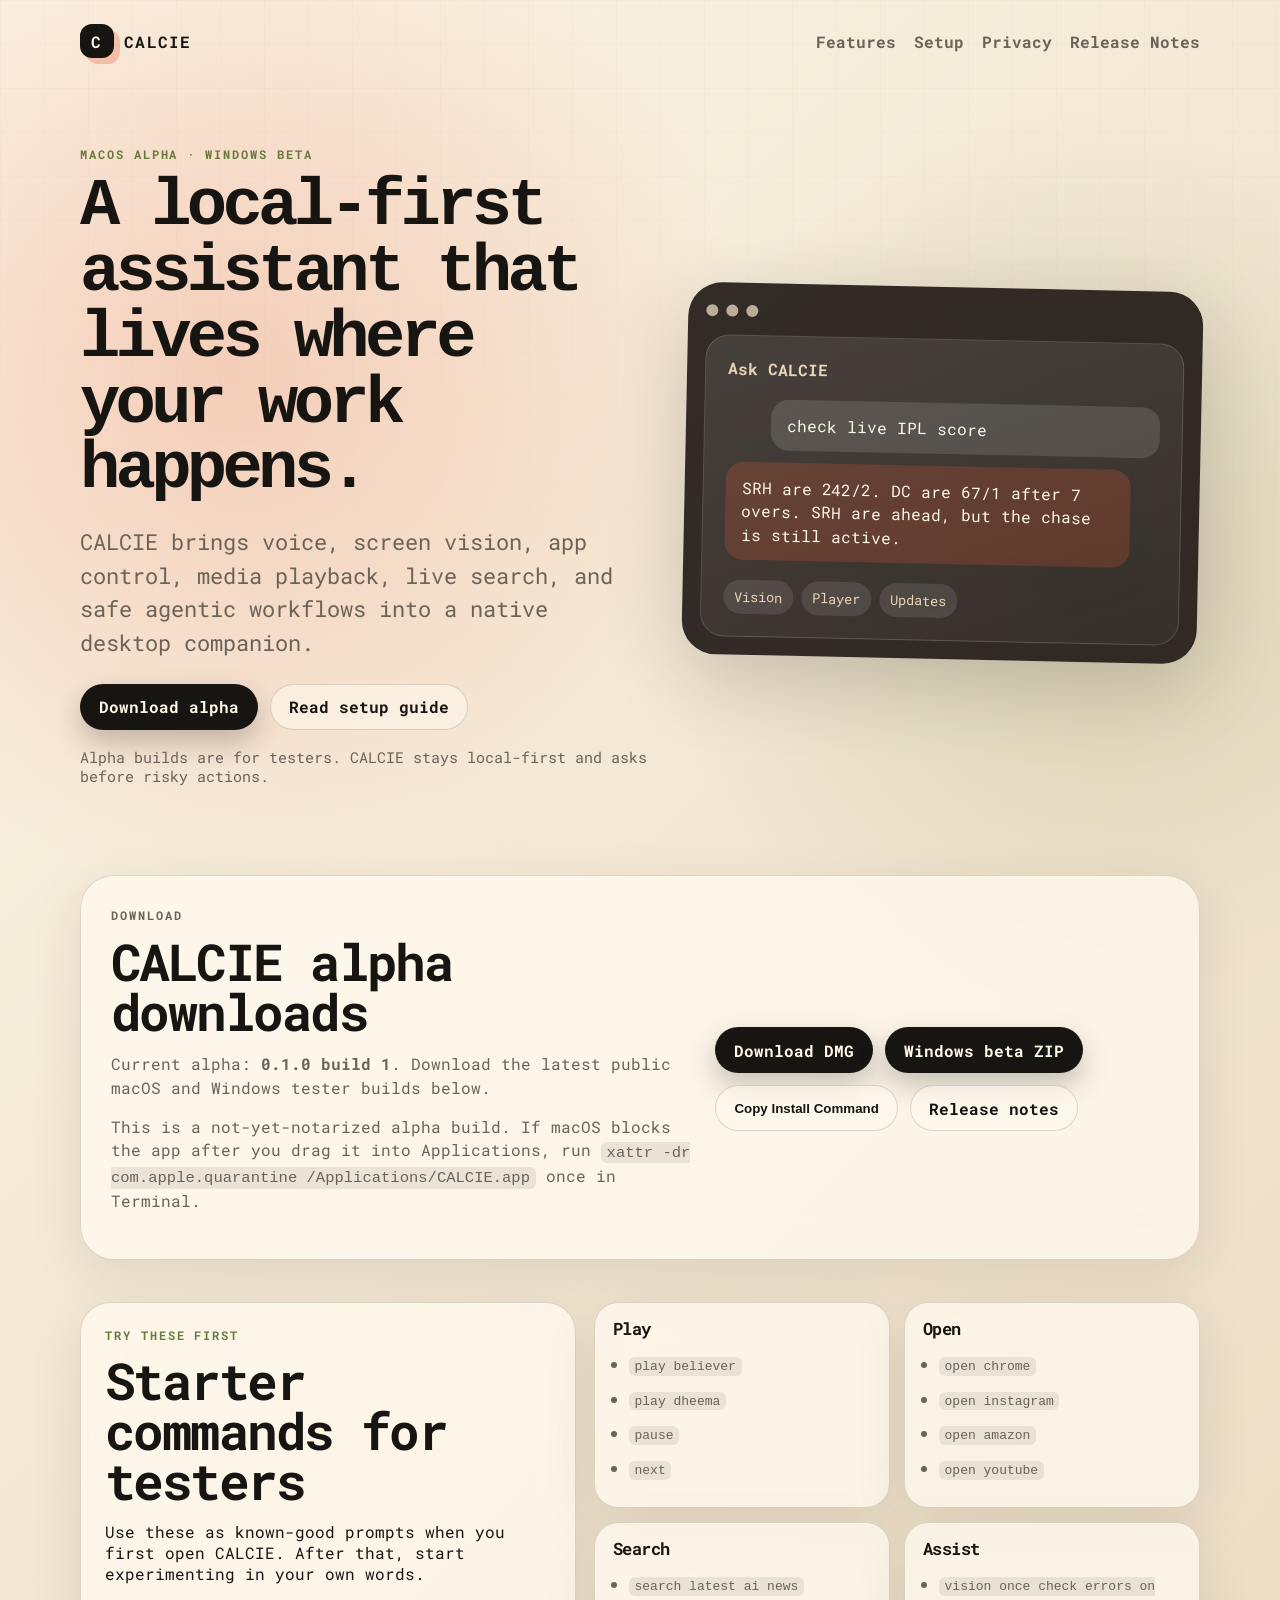
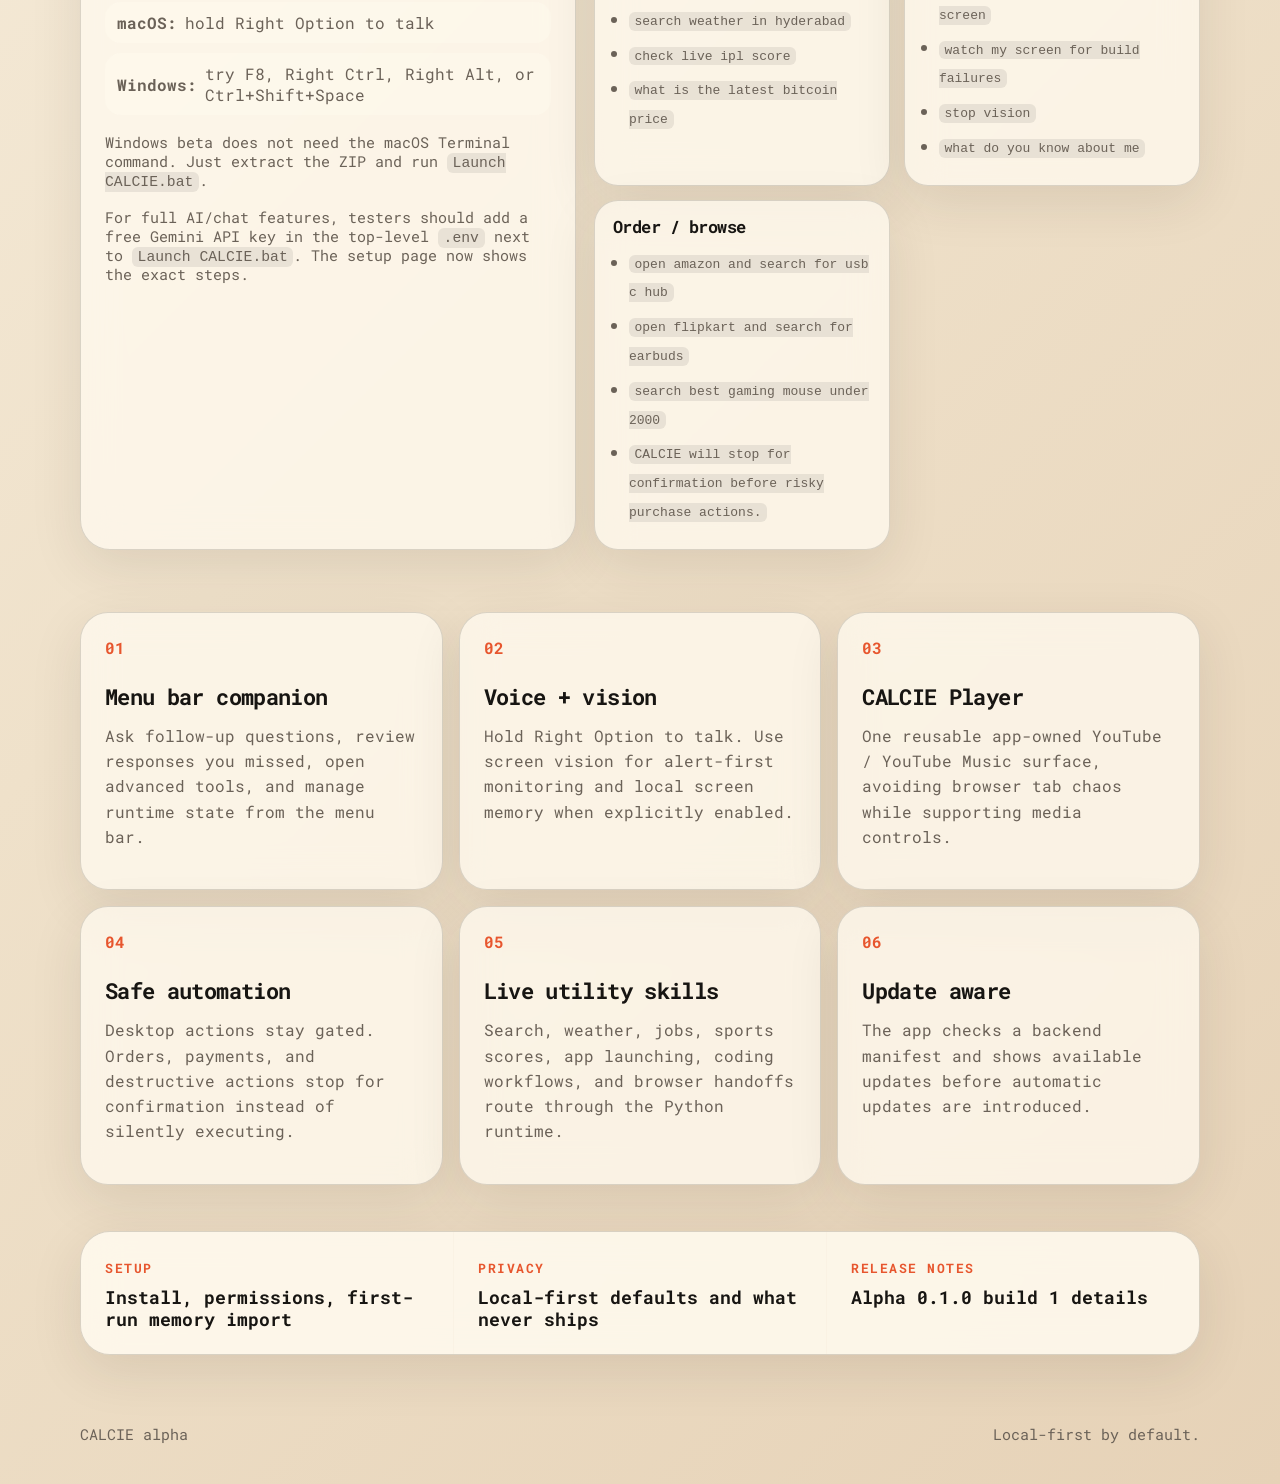
<file: index.html>
<!doctype html>
<html lang="en">
<head>
  <meta charset="utf-8" />
  <meta name="viewport" content="width=device-width, initial-scale=1" />
  <title>CALCIE - Local-first AI companion for desktop</title>
  <meta name="description" content="CALCIE is a local-first desktop AI companion with voice, vision, app control, media, and safe desktop automation." />
  <link rel="stylesheet" href="styles.css" />
</head>
<body>
  <header class="site-header">
    <a class="brand" href="index.html" aria-label="CALCIE home">
      <span class="brand-mark">C</span>
      <span>CALCIE</span>
    </a>
    <nav class="nav-links" aria-label="Primary navigation">
      <a href="#features">Features</a>
      <a href="docs/setup.html">Setup</a>
      <a href="docs/privacy.html">Privacy</a>
      <a href="releases/0.1.0.html">Release Notes</a>
    </nav>
  </header>

  <main>
    <section class="hero">
      <div class="hero-copy">
        <p class="eyebrow">macOS alpha · Windows beta</p>
        <h1>A local-first assistant that lives where your work happens.</h1>
        <p class="hero-text">
          CALCIE brings voice, screen vision, app control, media playback, live search, and safe agentic workflows into a native desktop companion.
        </p>
        <div class="hero-actions">
          <a class="button primary" href="#download">Download alpha</a>
          <a class="button secondary" href="docs/setup.html">Read setup guide</a>
        </div>
        <p class="small-note">Alpha builds are for testers. CALCIE stays local-first and asks before risky actions.</p>
      </div>
      <div class="hero-card" aria-label="CALCIE app preview">
        <div class="card-topline">
          <span></span><span></span><span></span>
        </div>
        <div class="assistant-panel">
          <p class="panel-label">Ask CALCIE</p>
          <div class="bubble user">check live IPL score</div>
          <div class="bubble calcie">SRH are 242/2. DC are 67/1 after 7 overs. SRH are ahead, but the chase is still active.</div>
          <div class="tool-row">
            <span>Vision</span><span>Player</span><span>Updates</span>
          </div>
        </div>
      </div>
    </section>

    <section id="download" class="download-panel">
      <div>
        <p class="eyebrow">Download</p>
        <h2>CALCIE alpha downloads</h2>
        <p>Current alpha: <strong>0.1.0 build 1</strong>. Download the latest public macOS and Windows tester builds below.</p>
        <p class="download-note">
          This is a not-yet-notarized alpha build. If macOS blocks the app after you drag it into Applications, run
          <code>xattr -dr com.apple.quarantine /Applications/CALCIE.app</code>
          once in Terminal.
        </p>
      </div>
      <div class="download-actions">
        <a class="button primary" href="https://pub-b83a9a395c1d450887d8e8bf992ee563.r2.dev/CALCIE-0.1.0-1-alpha.dmg">Download DMG</a>
        <a class="button primary" href="https://pub-b83a9a395c1d450887d8e8bf992ee563.r2.dev/CALCIE-0.1.0-1-alpha-windows.zip">Windows beta ZIP</a>
        <button class="button secondary copy-command-button" type="button" data-copy="xattr -dr com.apple.quarantine /Applications/CALCIE.app">Copy Install Command</button>
        <a class="button secondary" href="releases/0.1.0.html">Release notes</a>
      </div>
    </section>

    <section class="command-guide">
      <div class="command-guide-copy">
        <p class="eyebrow">Try These First</p>
        <h2>Starter commands for testers</h2>
        <p>Use these as known-good prompts when you first open CALCIE. After that, start experimenting in your own words.</p>
        <div class="hotkey-callouts">
          <span><strong>macOS:</strong> hold Right Option to talk</span>
          <span><strong>Windows:</strong> try F8, Right Ctrl, Right Alt, or Ctrl+Shift+Space</span>
        </div>
        <p class="small-note">Windows beta does not need the macOS Terminal command. Just extract the ZIP and run <code>Launch CALCIE.bat</code>.</p>
        <p class="small-note">For full AI/chat features, testers should add a free Gemini API key in the top-level <code>.env</code> next to <code>Launch CALCIE.bat</code>. The setup page now shows the exact steps.</p>
      </div>
      <div class="command-grid">
        <article>
          <h3>Play</h3>
          <ul>
            <li><code>play believer</code></li>
            <li><code>play dheema</code></li>
            <li><code>pause</code></li>
            <li><code>next</code></li>
          </ul>
        </article>
        <article>
          <h3>Open</h3>
          <ul>
            <li><code>open chrome</code></li>
            <li><code>open instagram</code></li>
            <li><code>open amazon</code></li>
            <li><code>open youtube</code></li>
          </ul>
        </article>
        <article>
          <h3>Search</h3>
          <ul>
            <li><code>search latest ai news</code></li>
            <li><code>search weather in hyderabad</code></li>
            <li><code>check live ipl score</code></li>
            <li><code>what is the latest bitcoin price</code></li>
          </ul>
        </article>
        <article>
          <h3>Assist</h3>
          <ul>
            <li><code>vision once check errors on screen</code></li>
            <li><code>watch my screen for build failures</code></li>
            <li><code>stop vision</code></li>
            <li><code>what do you know about me</code></li>
          </ul>
        </article>
        <article>
          <h3>Order / browse</h3>
          <ul>
            <li><code>open amazon and search for usb c hub</code></li>
            <li><code>open flipkart and search for earbuds</code></li>
            <li><code>search best gaming mouse under 2000</code></li>
            <li><code>CALCIE will stop for confirmation before risky purchase actions.</code></li>
          </ul>
        </article>
      </div>
    </section>

    <section id="features" class="feature-grid">
      <article>
        <span class="feature-number">01</span>
        <h3>Menu bar companion</h3>
        <p>Ask follow-up questions, review responses you missed, open advanced tools, and manage runtime state from the menu bar.</p>
      </article>
      <article>
        <span class="feature-number">02</span>
        <h3>Voice + vision</h3>
        <p>Hold Right Option to talk. Use screen vision for alert-first monitoring and local screen memory when explicitly enabled.</p>
      </article>
      <article>
        <span class="feature-number">03</span>
        <h3>CALCIE Player</h3>
        <p>One reusable app-owned YouTube / YouTube Music surface, avoiding browser tab chaos while supporting media controls.</p>
      </article>
      <article>
        <span class="feature-number">04</span>
        <h3>Safe automation</h3>
        <p>Desktop actions stay gated. Orders, payments, and destructive actions stop for confirmation instead of silently executing.</p>
      </article>
      <article>
        <span class="feature-number">05</span>
        <h3>Live utility skills</h3>
        <p>Search, weather, jobs, sports scores, app launching, coding workflows, and browser handoffs route through the Python runtime.</p>
      </article>
      <article>
        <span class="feature-number">06</span>
        <h3>Update aware</h3>
        <p>The app checks a backend manifest and shows available updates before automatic updates are introduced.</p>
      </article>
    </section>

    <section class="docs-strip">
      <a href="docs/setup.html">
        <span>Setup</span>
        <strong>Install, permissions, first-run memory import</strong>
      </a>
      <a href="docs/privacy.html">
        <span>Privacy</span>
        <strong>Local-first defaults and what never ships</strong>
      </a>
      <a href="releases/0.1.0.html">
        <span>Release Notes</span>
        <strong>Alpha 0.1.0 build 1 details</strong>
      </a>
    </section>
  </main>

  <footer class="site-footer">
    <span>CALCIE alpha</span>
    <span>Local-first by default.</span>
  </footer>
  <script src="main.js"></script>
</body>
</html>
</file>
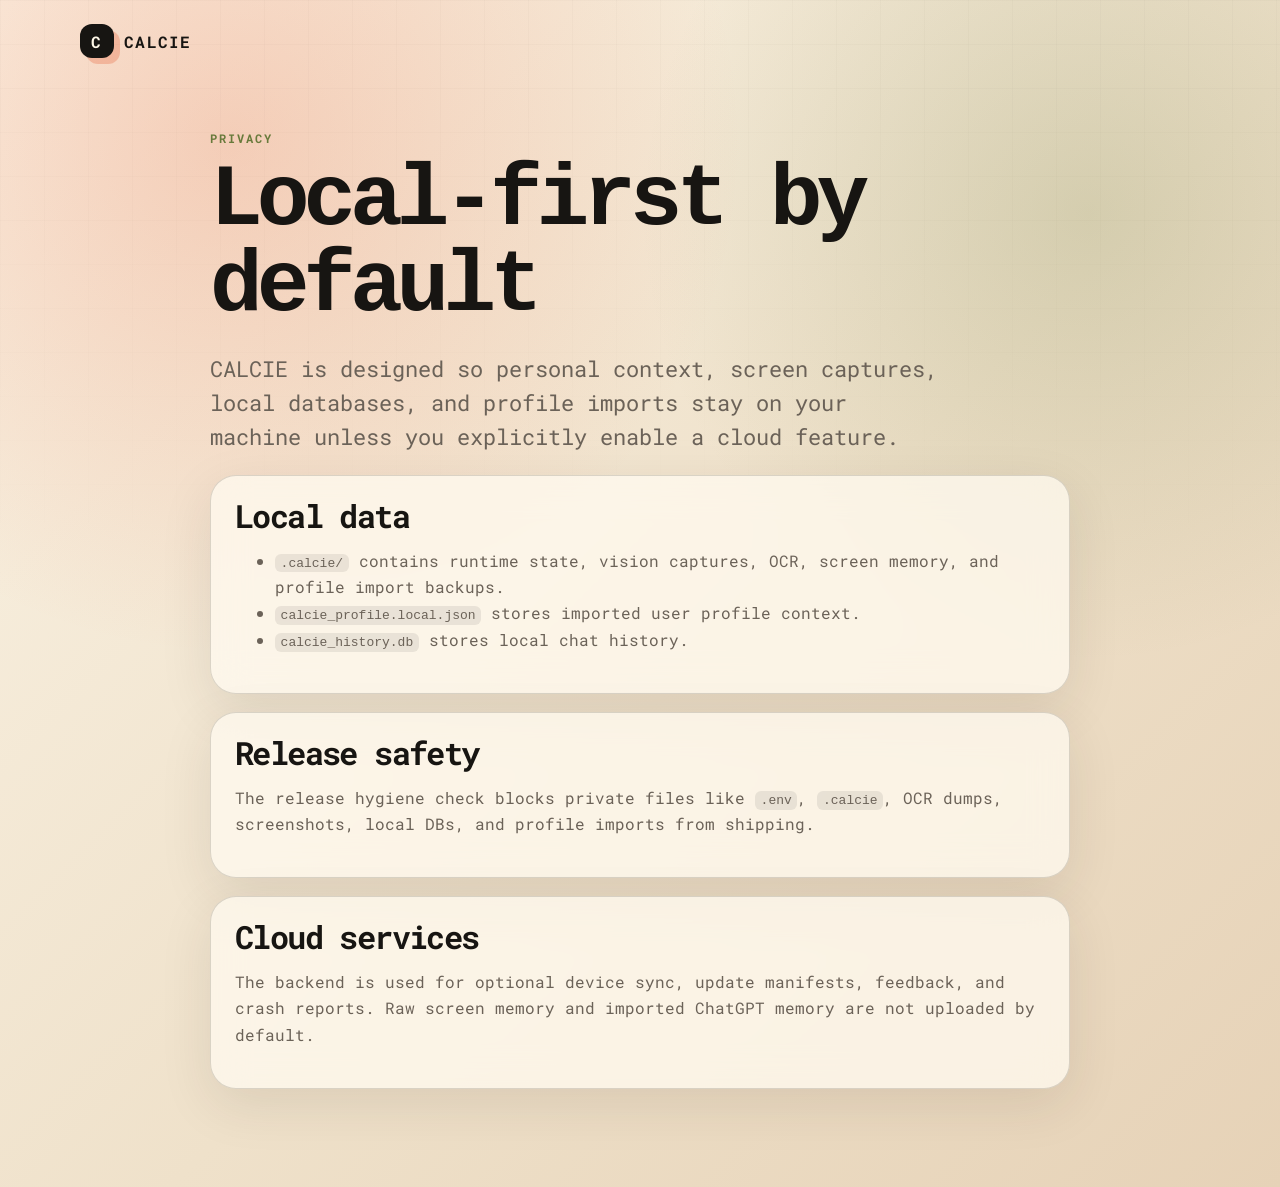
<file: docs/privacy.html>
<!doctype html>
<html lang="en">
<head>
  <meta charset="utf-8" />
  <meta name="viewport" content="width=device-width, initial-scale=1" />
  <title>CALCIE Privacy</title>
  <link rel="stylesheet" href="../styles.css" />
</head>
<body>
  <header class="site-header"><a class="brand" href="../index.html"><span class="brand-mark">C</span><span>CALCIE</span></a></header>
  <main class="doc-page">
    <p class="eyebrow">Privacy</p>
    <h1>Local-first by default</h1>
    <p class="hero-text">CALCIE is designed so personal context, screen captures, local databases, and profile imports stay on your machine unless you explicitly enable a cloud feature.</p>

    <section class="doc-card">
      <h2>Local data</h2>
      <ul>
        <li><code>.calcie/</code> contains runtime state, vision captures, OCR, screen memory, and profile import backups.</li>
        <li><code>calcie_profile.local.json</code> stores imported user profile context.</li>
        <li><code>calcie_history.db</code> stores local chat history.</li>
      </ul>
    </section>

    <section class="doc-card">
      <h2>Release safety</h2>
      <p>The release hygiene check blocks private files like <code>.env</code>, <code>.calcie</code>, OCR dumps, screenshots, local DBs, and profile imports from shipping.</p>
    </section>

    <section class="doc-card">
      <h2>Cloud services</h2>
      <p>The backend is used for optional device sync, update manifests, feedback, and crash reports. Raw screen memory and imported ChatGPT memory are not uploaded by default.</p>
    </section>
  </main>
</body>
</html>
</file>
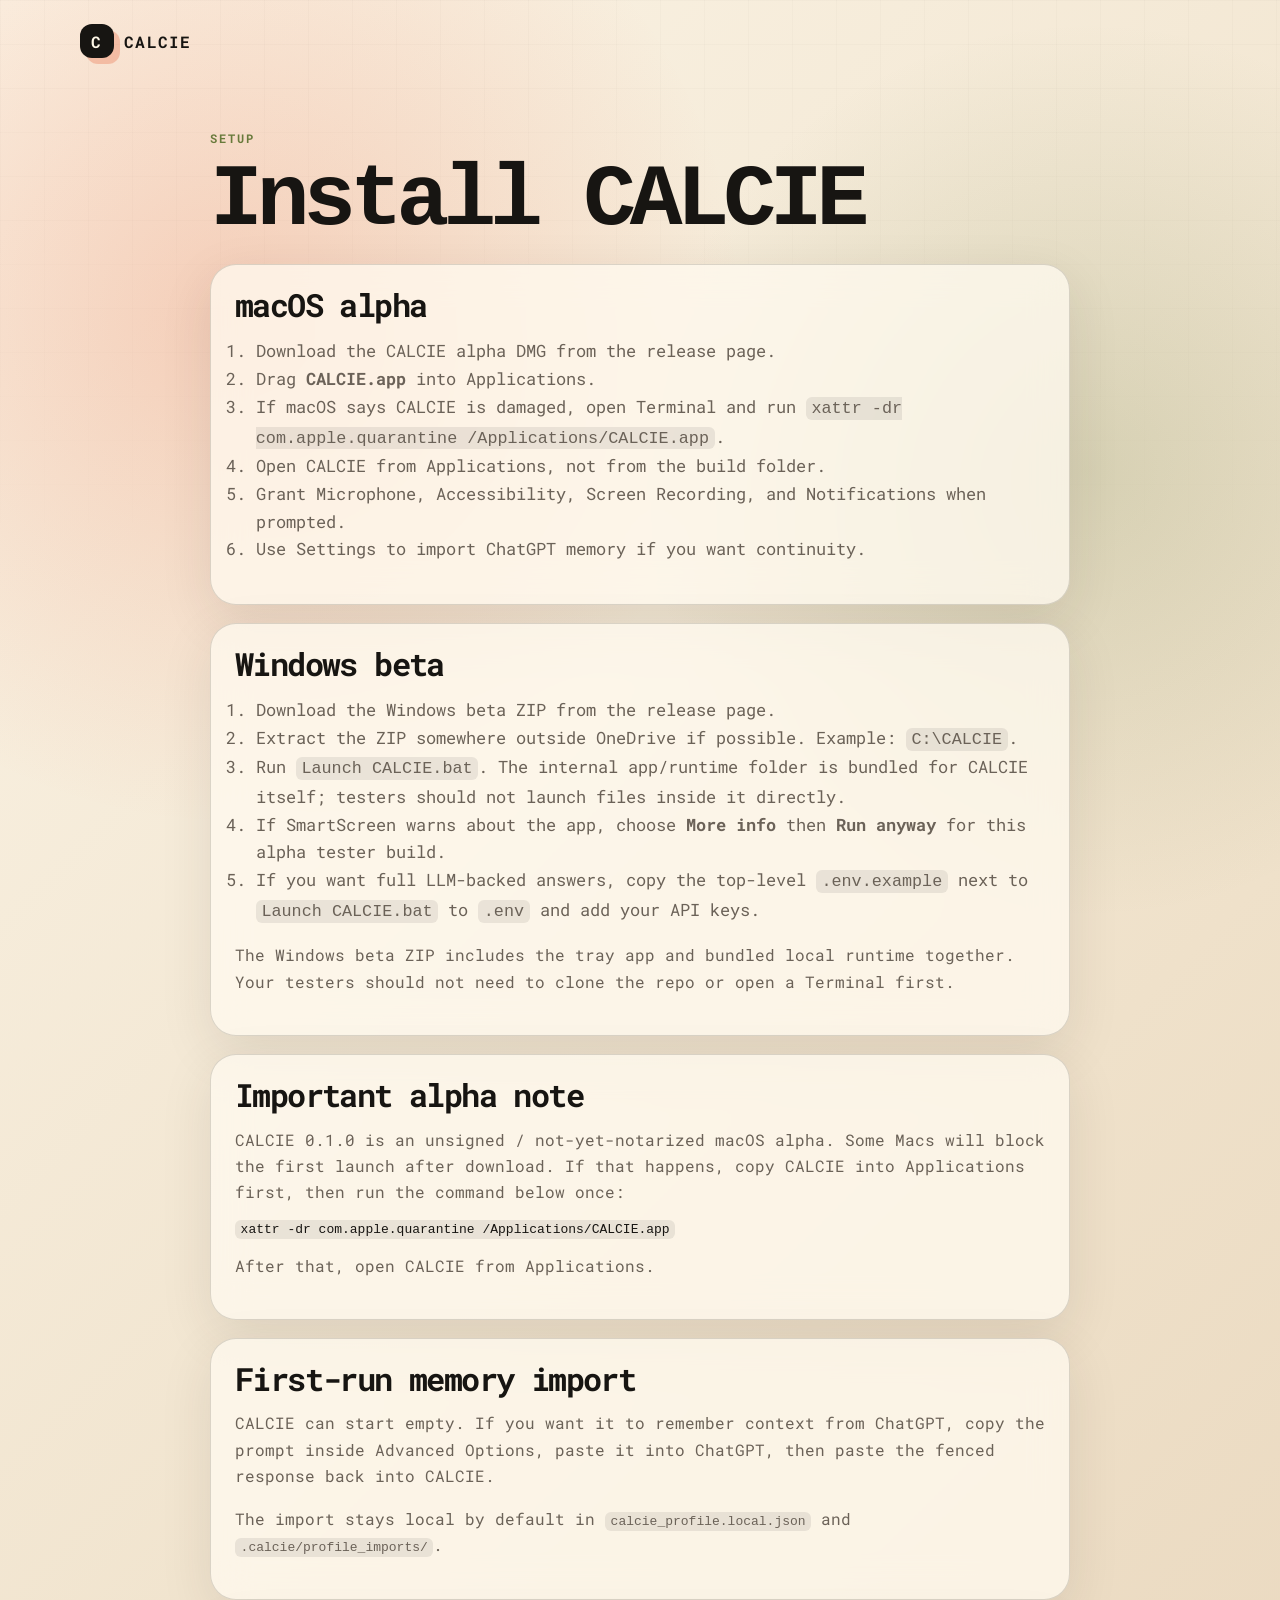
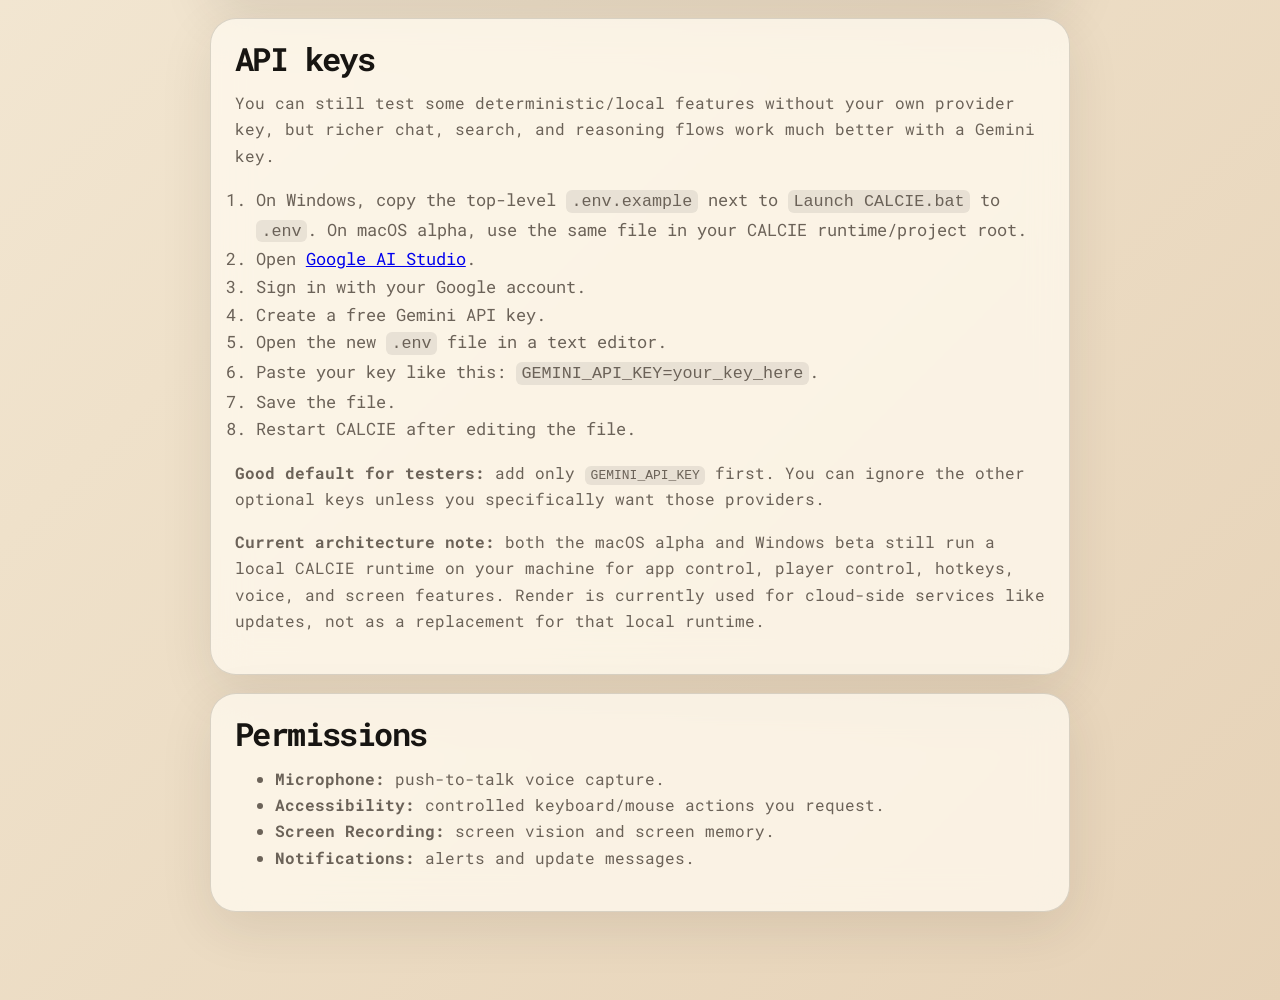
<file: docs/setup.html>
<!doctype html>
<html lang="en">
<head>
  <meta charset="utf-8" />
  <meta name="viewport" content="width=device-width, initial-scale=1" />
  <title>CALCIE Setup Guide</title>
  <link rel="stylesheet" href="../styles.css" />
</head>
<body>
  <header class="site-header"><a class="brand" href="../index.html"><span class="brand-mark">C</span><span>CALCIE</span></a></header>
  <main class="doc-page">
    <p class="eyebrow">Setup</p>
    <h1>Install CALCIE</h1>

    <section class="doc-card">
      <h2>macOS alpha</h2>
      <ol class="steps">
        <li>Download the CALCIE alpha DMG from the release page.</li>
        <li>Drag <strong>CALCIE.app</strong> into Applications.</li>
        <li>If macOS says CALCIE is damaged, open Terminal and run <code>xattr -dr com.apple.quarantine /Applications/CALCIE.app</code>.</li>
        <li>Open CALCIE from Applications, not from the build folder.</li>
        <li>Grant Microphone, Accessibility, Screen Recording, and Notifications when prompted.</li>
        <li>Use Settings to import ChatGPT memory if you want continuity.</li>
      </ol>
    </section>

    <section class="doc-card">
      <h2>Windows beta</h2>
      <ol class="steps">
        <li>Download the Windows beta ZIP from the release page.</li>
        <li>Extract the ZIP somewhere outside OneDrive if possible. Example: <code>C:\CALCIE</code>.</li>
        <li>Run <code>Launch CALCIE.bat</code>. The internal app/runtime folder is bundled for CALCIE itself; testers should not launch files inside it directly.</li>
        <li>If SmartScreen warns about the app, choose <strong>More info</strong> then <strong>Run anyway</strong> for this alpha tester build.</li>
        <li>If you want full LLM-backed answers, copy the top-level <code>.env.example</code> next to <code>Launch CALCIE.bat</code> to <code>.env</code> and add your API keys.</li>
      </ol>
      <p>The Windows beta ZIP includes the tray app and bundled local runtime together. Your testers should not need to clone the repo or open a Terminal first.</p>
    </section>

    <section class="doc-card">
      <h2>Important alpha note</h2>
      <p>CALCIE 0.1.0 is an unsigned / not-yet-notarized macOS alpha. Some Macs will block the first launch after download. If that happens, copy CALCIE into Applications first, then run the command below once:</p>
      <pre><code>xattr -dr com.apple.quarantine /Applications/CALCIE.app</code></pre>
      <p>After that, open CALCIE from Applications.</p>
    </section>

    <section class="doc-card">
      <h2>First-run memory import</h2>
      <p>CALCIE can start empty. If you want it to remember context from ChatGPT, copy the prompt inside Advanced Options, paste it into ChatGPT, then paste the fenced response back into CALCIE.</p>
      <p>The import stays local by default in <code>calcie_profile.local.json</code> and <code>.calcie/profile_imports/</code>.</p>
    </section>

    <section class="doc-card">
      <h2>API keys</h2>
      <p>You can still test some deterministic/local features without your own provider key, but richer chat, search, and reasoning flows work much better with a Gemini key.</p>
      <ol class="steps">
        <li>On Windows, copy the top-level <code>.env.example</code> next to <code>Launch CALCIE.bat</code> to <code>.env</code>. On macOS alpha, use the same file in your CALCIE runtime/project root.</li>
        <li>Open <a href="https://aistudio.google.com/app/apikey" target="_blank" rel="noopener noreferrer">Google AI Studio</a>.</li>
        <li>Sign in with your Google account.</li>
        <li>Create a free Gemini API key.</li>
        <li>Open the new <code>.env</code> file in a text editor.</li>
        <li>Paste your key like this: <code>GEMINI_API_KEY=your_key_here</code>.</li>
        <li>Save the file.</li>
        <li>Restart CALCIE after editing the file.</li>
      </ol>
      <p><strong>Good default for testers:</strong> add only <code>GEMINI_API_KEY</code> first. You can ignore the other optional keys unless you specifically want those providers.</p>
      <p><strong>Current architecture note:</strong> both the macOS alpha and Windows beta still run a local CALCIE runtime on your machine for app control, player control, hotkeys, voice, and screen features. Render is currently used for cloud-side services like updates, not as a replacement for that local runtime.</p>
    </section>

    <section class="doc-card">
      <h2>Permissions</h2>
      <ul>
        <li><strong>Microphone:</strong> push-to-talk voice capture.</li>
        <li><strong>Accessibility:</strong> controlled keyboard/mouse actions you request.</li>
        <li><strong>Screen Recording:</strong> screen vision and screen memory.</li>
        <li><strong>Notifications:</strong> alerts and update messages.</li>
      </ul>
    </section>
  </main>
</body>
</html>
</file>
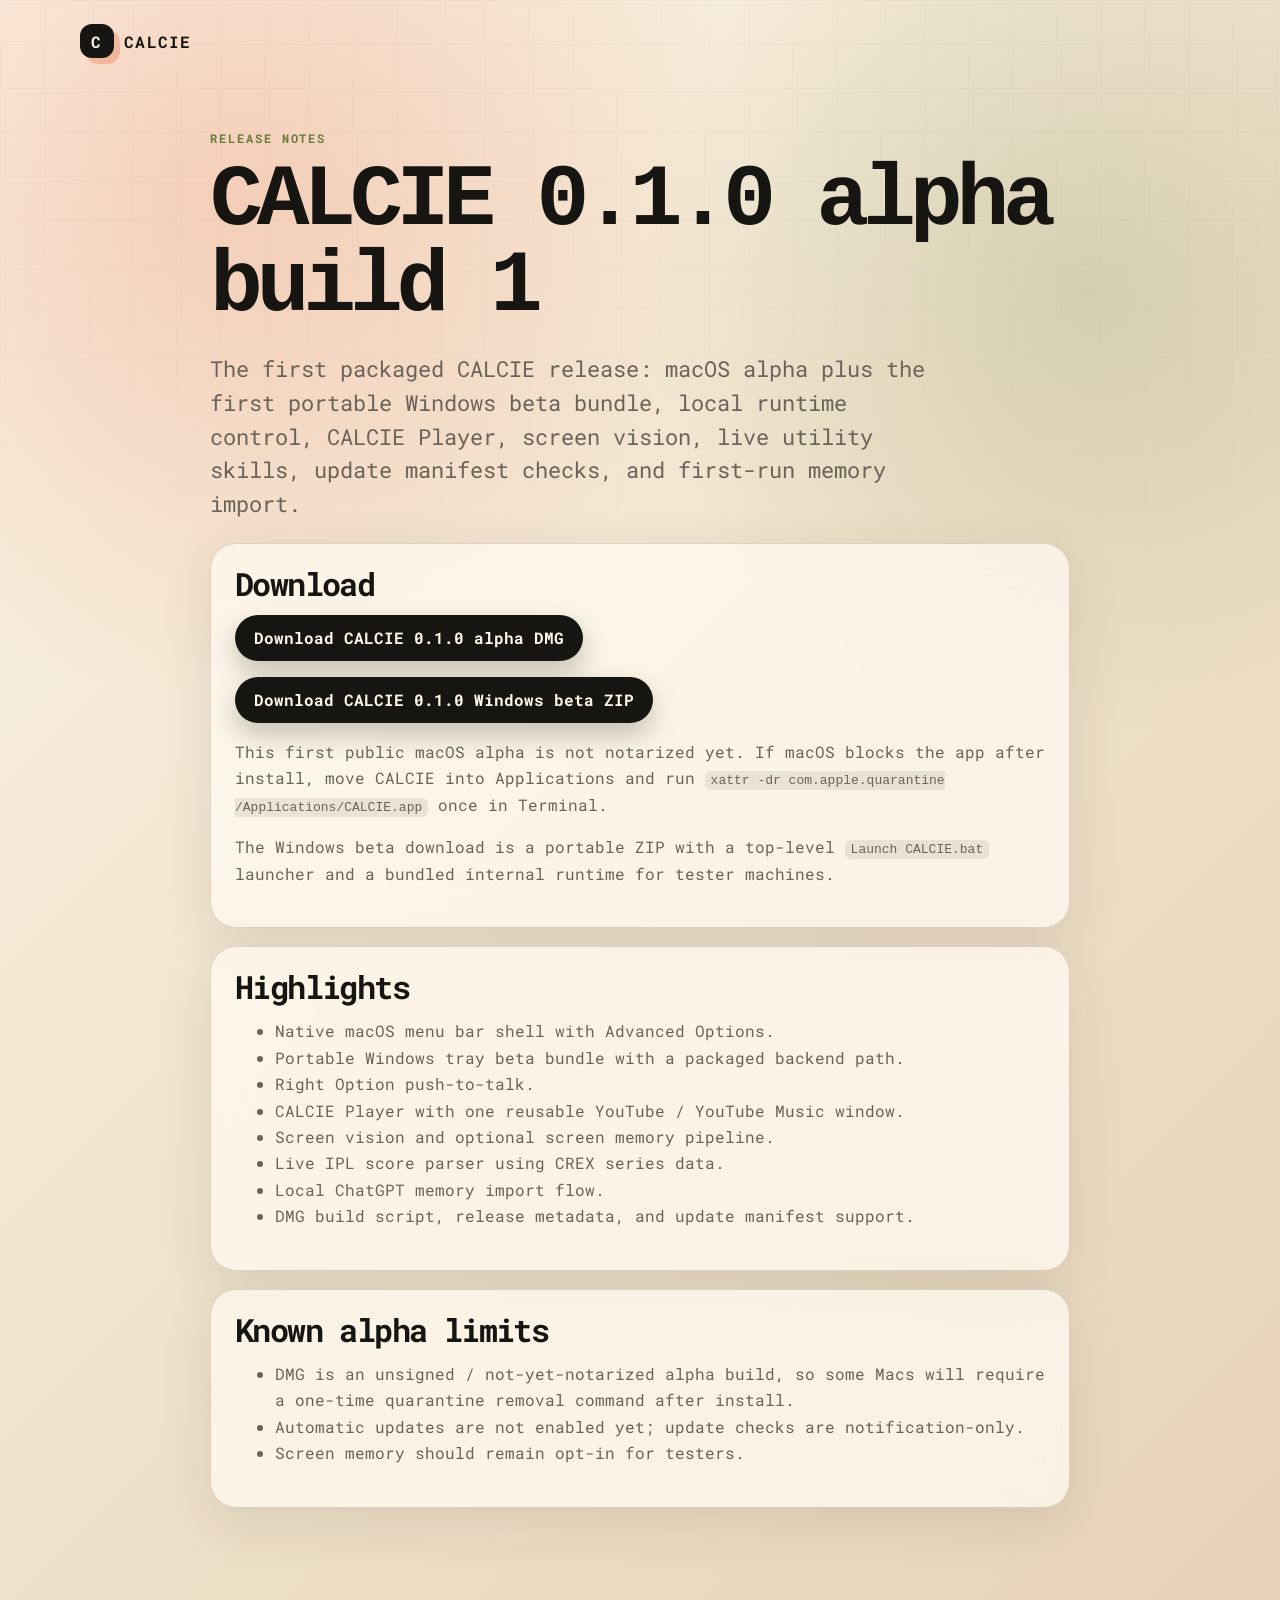
<file: releases/0.1.0.html>
<!doctype html>
<html lang="en">
<head>
  <meta charset="utf-8" />
  <meta name="viewport" content="width=device-width, initial-scale=1" />
  <title>CALCIE 0.1.0 Release Notes</title>
  <link rel="stylesheet" href="../styles.css" />
</head>
<body>
  <header class="site-header"><a class="brand" href="../index.html"><span class="brand-mark">C</span><span>CALCIE</span></a></header>
  <main class="doc-page">
    <p class="eyebrow">Release notes</p>
    <h1>CALCIE 0.1.0 alpha build 1</h1>
    <p class="hero-text">The first packaged CALCIE release: macOS alpha plus the first portable Windows beta bundle, local runtime control, CALCIE Player, screen vision, live utility skills, update manifest checks, and first-run memory import.</p>

    <section class="doc-card">
      <h2>Download</h2>
      <p><a class="button primary" href="https://pub-b83a9a395c1d450887d8e8bf992ee563.r2.dev/CALCIE-0.1.0-1-alpha.dmg">Download CALCIE 0.1.0 alpha DMG</a></p>
      <p><a class="button primary" href="https://pub-b83a9a395c1d450887d8e8bf992ee563.r2.dev/CALCIE-0.1.0-1-alpha-windows.zip">Download CALCIE 0.1.0 Windows beta ZIP</a></p>
      <p>This first public macOS alpha is not notarized yet. If macOS blocks the app after install, move CALCIE into Applications and run <code>xattr -dr com.apple.quarantine /Applications/CALCIE.app</code> once in Terminal.</p>
      <p>The Windows beta download is a portable ZIP with a top-level <code>Launch CALCIE.bat</code> launcher and a bundled internal runtime for tester machines.</p>
    </section>

    <section class="doc-card">
      <h2>Highlights</h2>
      <ul>
        <li>Native macOS menu bar shell with Advanced Options.</li>
        <li>Portable Windows tray beta bundle with a packaged backend path.</li>
        <li>Right Option push-to-talk.</li>
        <li>CALCIE Player with one reusable YouTube / YouTube Music window.</li>
        <li>Screen vision and optional screen memory pipeline.</li>
        <li>Live IPL score parser using CREX series data.</li>
        <li>Local ChatGPT memory import flow.</li>
        <li>DMG build script, release metadata, and update manifest support.</li>
      </ul>
    </section>

    <section class="doc-card">
      <h2>Known alpha limits</h2>
      <ul>
        <li>DMG is an unsigned / not-yet-notarized alpha build, so some Macs will require a one-time quarantine removal command after install.</li>
        <li>Automatic updates are not enabled yet; update checks are notification-only.</li>
        <li>Screen memory should remain opt-in for testers.</li>
      </ul>
    </section>
  </main>
</body>
</html>
</file>
<file: styles.css>
@import url("https://fonts.googleapis.com/css2?family=Roboto+Mono:wght@300;400;700&display=swap");

:root {
  --ink: #171512;
  --muted: #6b6258;
  --paper: #f4efe5;
  --panel: rgba(255, 250, 239, 0.76);
  --line: rgba(42, 33, 23, 0.16);
  --ember: #e7562e;
  --moss: #687a3b;
  --blueprint: #1f3847;
  --shadow: 0 24px 80px rgba(31, 24, 18, 0.18);
}

* { box-sizing: border-box; }

body {
  margin: 0;
  color: var(--ink);
  font-family: "Roboto Mono", monospace;
  background:
    radial-gradient(circle at 18% 12%, rgba(231, 86, 46, 0.22), transparent 32rem),
    radial-gradient(circle at 85% 18%, rgba(104, 122, 59, 0.20), transparent 28rem),
    linear-gradient(135deg, #fbf4e6 0%, #efe1ca 55%, #e6d2b7 100%);
  min-height: 100vh;
}

body::before {
  content: "";
  position: fixed;
  inset: 0;
  pointer-events: none;
  opacity: 0.24;
  background-image: linear-gradient(rgba(23, 21, 18, 0.08) 1px, transparent 1px), linear-gradient(90deg, rgba(23, 21, 18, 0.08) 1px, transparent 1px);
  background-size: 44px 44px;
  mask-image: linear-gradient(to bottom, black, transparent 75%);
}

.site-header, .site-footer {
  width: min(1120px, calc(100% - 32px));
  margin: 0 auto;
  display: flex;
  align-items: center;
  justify-content: space-between;
  position: relative;
  z-index: 2;
}

.site-header { padding: 24px 0; }
.site-footer { padding: 42px 0; color: var(--muted); font-size: 0.92rem; }

.brand {
  display: inline-flex;
  align-items: center;
  gap: 10px;
  color: var(--ink);
  text-decoration: none;
  font-weight: 800;
  letter-spacing: 0.08em;
}

.brand-mark {
  display: grid;
  place-items: center;
  width: 34px;
  height: 34px;
  border-radius: 12px;
  color: #fff8e8;
  background: var(--ink);
  box-shadow: 6px 6px 0 rgba(231, 86, 46, 0.28);
}

.nav-links { display: flex; gap: 18px; flex-wrap: wrap; }
.nav-links a, .docs-strip a { color: var(--ink); text-decoration: none; }
.nav-links a { font-weight: 700; color: var(--muted); }
.nav-links a:hover { color: var(--ember); }

main { width: min(1120px, calc(100% - 32px)); margin: 0 auto; position: relative; z-index: 1; }

.hero {
  display: grid;
  grid-template-columns: minmax(0, 1.05fr) minmax(320px, 0.95fr);
  gap: 36px;
  align-items: center;
  padding: 64px 0 54px;
}

.eyebrow {
  margin: 0 0 12px;
  color: var(--moss);
  font-weight: 900;
  letter-spacing: 0.16em;
  text-transform: uppercase;
  font-size: 0.76rem;
}

h1, h2, h3 { margin: 0; line-height: 0.98; }
h1 { font-family: "Montserrat", monospace; font-size: clamp(3.1rem, 8vw, 4.2rem); letter-spacing: -0.07em; max-width: 850px; }
h2 { font-family: "Roboto Mono", monospace; font-size: clamp(2rem, 4vw, 3.8rem); letter-spacing: -0.05em; }
h3 { font-size: 1.35rem; letter-spacing: -0.03em; }

.hero-text { color: var(--muted); font-size: clamp(1.08rem, 2vw, 1.36rem); line-height: 1.55; max-width: 740px; }
.hero-actions, .download-actions { display: flex; gap: 12px; flex-wrap: wrap; align-items: center; margin-top: 24px; }
.small-note { color: var(--muted); font-size: 0.92rem; margin-top: 18px; }

.button {
  display: inline-flex;
  align-items: center;
  justify-content: center;
  min-height: 46px;
  padding: 0 18px;
  border-radius: 999px;
  font-weight: 850;
  text-decoration: none;
  border: 1px solid var(--line);
}
.button.primary { background: var(--ink); color: #fff8e8; box-shadow: 0 12px 28px rgba(23, 21, 18, 0.24); }
.button.secondary { color: var(--ink); background: rgba(255, 250, 239, 0.55); }
.button.disabled { opacity: 0.58; cursor: not-allowed; }

.hero-card {
  background: rgba(33, 27, 23, 0.92);
  color: #fff8e8;
  border-radius: 34px;
  padding: 18px;
  box-shadow: var(--shadow);
  transform: rotate(1.2deg);
}
.card-topline { display: flex; gap: 8px; margin: 4px 0 18px; }
.card-topline span { width: 12px; height: 12px; border-radius: 999px; background: #e9d9bd; opacity: 0.75; }
.assistant-panel { border: 1px solid rgba(255,255,255,0.15); border-radius: 24px; padding: 22px; background: linear-gradient(160deg, rgba(255,255,255,0.10), rgba(255,255,255,0.03)); }
.panel-label { font-weight: 900; margin: 0 0 20px; color: #ead6b6; }
.bubble { padding: 14px 16px; border-radius: 18px; margin: 12px 0; line-height: 1.45; }
.bubble.user { background: rgba(255,255,255,0.12); margin-left: 44px; }
.bubble.calcie { background: rgba(231, 86, 46, 0.22); margin-right: 28px; }
.tool-row { display: flex; gap: 8px; flex-wrap: wrap; margin-top: 20px; }
.tool-row span { padding: 8px 11px; border-radius: 999px; background: rgba(255,255,255,0.10); color: #ead6b6; font-size: 0.85rem; }

.download-panel, .docs-strip, .doc-card, .feature-grid article {
  background: var(--panel);
  border: 1px solid var(--line);
  box-shadow: 0 16px 52px rgba(53, 40, 27, 0.10);
  backdrop-filter: blur(18px);
}

.download-panel {
  display: flex;
  justify-content: space-between;
  gap: 24px;
  align-items: center;
  border-radius: 34px;
  padding: 30px;
  margin: 20px 0 42px;
}
.download-panel p { color: var(--muted); line-height: 1.5; }
.download-note {
  max-width: 42rem;
  margin-top: 14px;
  font-size: 0.97rem;
}

.command-guide {
  display: grid;
  grid-template-columns: minmax(280px, 0.9fr) minmax(0, 1.1fr);
  gap: 18px;
  margin: 10px 0 42px;
}

.command-guide-copy,
.command-grid article,
.doc-command-columns > div {
  background: var(--panel);
  border: 1px solid var(--line);
  box-shadow: 0 16px 52px rgba(53, 40, 27, 0.10);
  backdrop-filter: blur(18px);
}

.command-guide-copy {
  border-radius: 30px;
  padding: 24px;
}

.hotkey-callouts {
  display: flex;
  flex-direction: column;
  gap: 10px;
  margin: 18px 0;
  color: var(--muted);
}

.hotkey-callouts span {
  display: inline-flex;
  gap: 8px;
  align-items: center;
  padding: 10px 12px;
  border-radius: 16px;
  background: rgba(255,250,239,0.42);
}

.command-grid {
  display: grid;
  grid-template-columns: repeat(2, 1fr);
  gap: 14px;
}

.command-grid article,
.doc-command-columns > div {
  border-radius: 24px;
  padding: 18px;
}

.command-grid h3,
.doc-command-columns h3 {
  margin-bottom: 12px;
  font-size: 1.08rem;
}

.command-grid ul,
.doc-command-columns ul {
  margin: 0;
  padding-left: 1rem;
  color: var(--muted);
  line-height: 1.8;
}

.command-grid li,
.doc-command-columns li {
  margin-bottom: 6px;
}

.doc-command-columns {
  display: grid;
  grid-template-columns: repeat(3, 1fr);
  gap: 14px;
}

.feature-grid { display: grid; grid-template-columns: repeat(3, 1fr); gap: 16px; padding: 20px 0 46px; }
.feature-grid article { border-radius: 28px; padding: 24px; min-height: 230px; }
.feature-grid p { color: var(--muted); line-height: 1.58; }
.feature-number { display: inline-block; color: var(--ember); font-weight: 900; margin-bottom: 28px; }

.docs-strip { display: grid; grid-template-columns: repeat(3, 1fr); gap: 1px; overflow: hidden; border-radius: 30px; margin-bottom: 28px; }
.docs-strip a { padding: 24px; background: rgba(255,250,239,0.42); }
.docs-strip span { color: var(--ember); font-size: 0.8rem; font-weight: 900; text-transform: uppercase; letter-spacing: 0.12em; }
.docs-strip strong { display: block; margin-top: 9px; font-size: 1.12rem; line-height: 1.25; }

.doc-page { max-width: 860px; padding: 48px 0 80px; }
.doc-page h1 { font-size: clamp(2.9rem, 7vw, 5.5rem); margin-bottom: 20px; }
.steps { padding-left: 1.3rem; color: var(--muted); line-height: 1.9; font-size: 1.05rem; }
.doc-card { border-radius: 26px; padding: 24px; margin: 18px 0; }
.doc-card h2 { font-size: 2rem; margin-bottom: 12px; }
.doc-card p, .doc-card li { color: var(--muted); line-height: 1.65; }
code { background: rgba(23, 21, 18, 0.08); padding: 0.12rem 0.35rem; border-radius: 6px; }

@media (max-width: 860px) {
  .site-header { align-items: flex-start; gap: 18px; flex-direction: column; }
  .hero { grid-template-columns: 1fr; padding-top: 36px; }
  .hero-card { transform: none; }
  .download-panel { flex-direction: column; align-items: flex-start; }
  .feature-grid, .docs-strip, .command-guide, .command-grid, .doc-command-columns { grid-template-columns: 1fr; }
}
</file>
